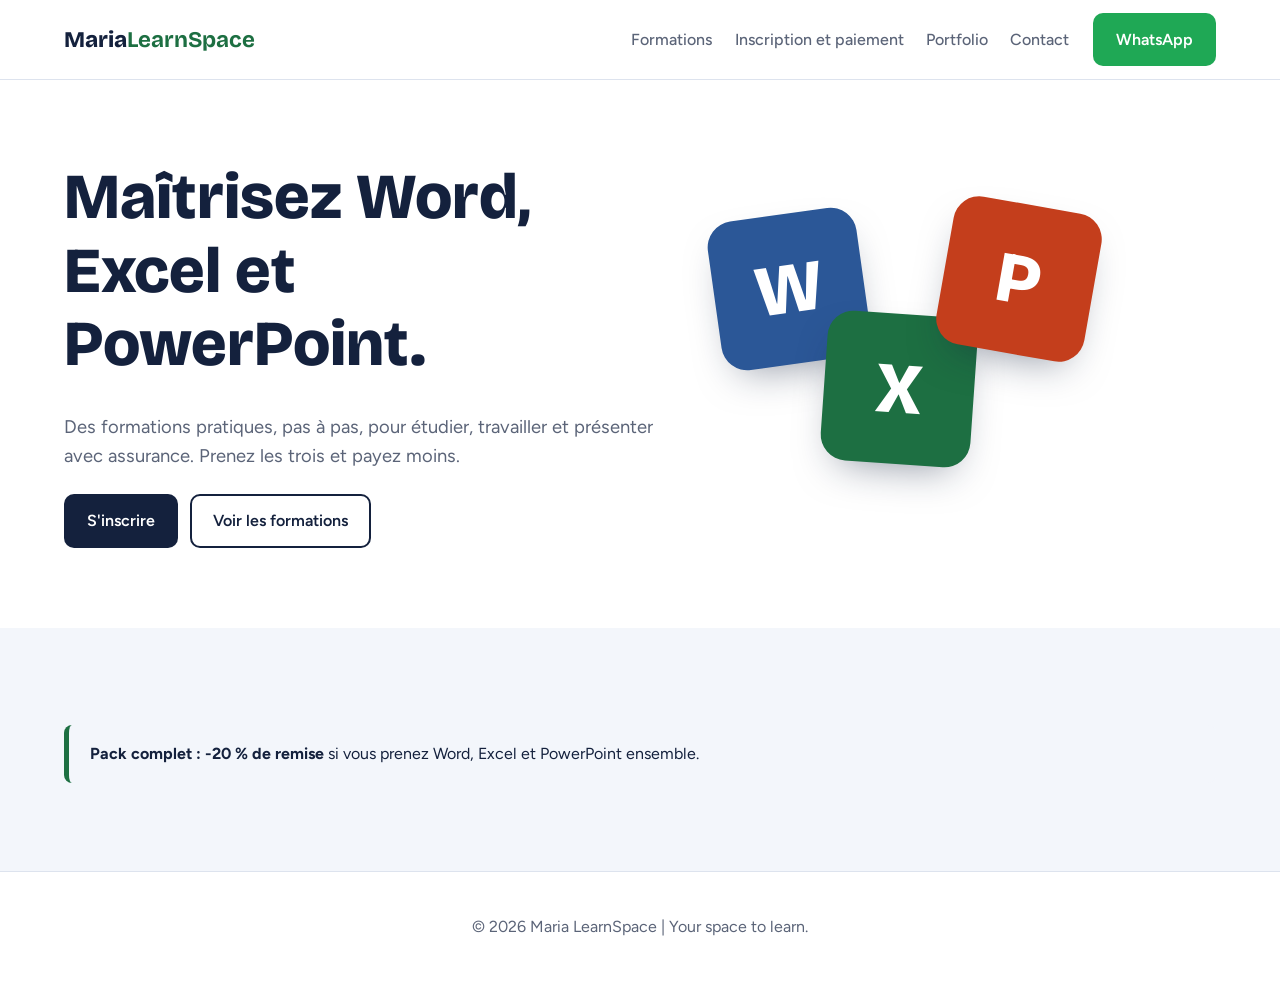
<file: index.html>
<!DOCTYPE html>
<html lang="fr">
<head>
<meta charset="UTF-8">
<meta name="viewport" content="width=device-width, initial-scale=1">
<title>Accueil | Maria LearnSpace</title>
<link rel="icon" type="image/png" href="C:\Users\YOGA 9I CARBON
\Desktop\Althue academy formation WEB\front\WebSite1\icons\formation.png">
<meta name="description" content="Formations Word, Excel et PowerPoint. Remise si vous prenez les trois.">
<link rel="preconnect" href="https://fonts.googleapis.com">
<link rel="preconnect" href="https://fonts.gstatic.com" crossorigin>
<link href="https://fonts.googleapis.com/css2?family=Bricolage+Grotesque:wght@600;800&family=Figtree:wght@400;500;600&display=swap" rel="stylesheet">
<link rel="stylesheet" href="style.css">
</head>
<body>
<header class="bar">
  <a class="logo" href="index.html">Maria<b>LearnSpace</b></a>
  <nav id="menu" aria-label="Navigation principale">
    <a href="formations.html">Formations</a>
    <a href="paiement.html">Inscription et paiement</a>
    <a href="portfolio.html">Portfolio</a>
    <a href="contact.html">Contact</a>
  </nav>
  <a class="btn btn-wa" data-wa href="#" target="_blank" rel="noopener">WhatsApp</a>
  <button class="burger" id="burger" aria-label="Ouvrir le menu" aria-expanded="false" aria-controls="menu"><span></span><span></span><span></span></button>
</header>
<main>
<section class="hero">
  <div>
    <h1>Maîtrisez Word, Excel et PowerPoint.</h1>
    <p class="lead">Des formations pratiques, pas à pas, pour étudier, travailler et présenter avec assurance. Prenez les trois et payez moins.</p>
    <div class="actions">
      <a class="btn btn-main" href="paiement.html">S'inscrire</a>
      <a class="btn btn-ghost" href="formations.html">Voir les formations</a>
    </div>
  </div>
  <div class="tiles" aria-hidden="true">
    <span class="t w">W</span><span class="t x">X</span><span class="t p">P</span>
  </div>
</section>
<section class="sec alt">
  <p class="pack"><strong>Pack complet : -<span data-discount></span> de remise</strong> si vous prenez Word, Excel et PowerPoint ensemble.</p>
</section>
</main>
<footer><p>© <span id="year"></span> Maria LearnSpace | Your space to learn.</p></footer>
<script src="script.js"></script>
</body>
</html>
</file>
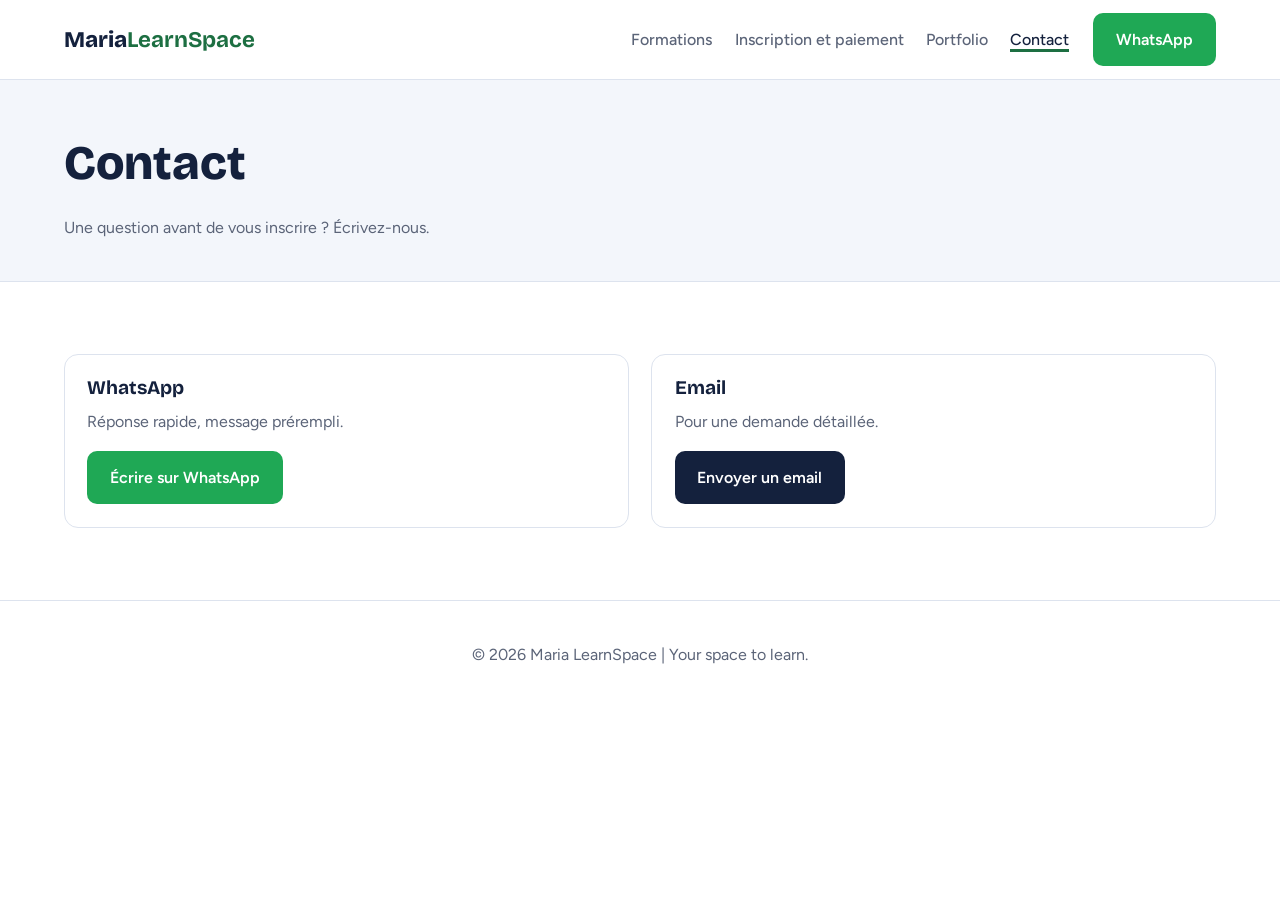
<file: contact.html>
<!DOCTYPE html>
<html lang="fr">
<head>
<meta charset="UTF-8">
<meta name="viewport" content="width=device-width, initial-scale=1">
<title>Contact | Maria LearnSpace</title>
<link rel="icon" type="image/png" href="C:\Users\YOGA 9I CARBON
\Desktop\Althue academy formation WEB\front\WebSite1\icons\contact.png">
<meta name="description" content="Formations Word, Excel et PowerPoint. Remise si vous prenez les trois.">
<link rel="preconnect" href="https://fonts.googleapis.com">
<link rel="preconnect" href="https://fonts.gstatic.com" crossorigin>
<link href="https://fonts.googleapis.com/css2?family=Bricolage+Grotesque:wght@600;800&family=Figtree:wght@400;500;600&display=swap" rel="stylesheet">
<link rel="stylesheet" href="style.css">
</head>
<body>
<header class="bar">
  <a class="logo" href="index.html">Maria<b>LearnSpace</b></a>
  <nav id="menu" aria-label="Navigation principale">
    <a href="formations.html">Formations</a>
    <a href="paiement.html">Inscription et paiement</a>
    <a href="portfolio.html">Portfolio</a>
    <a href="contact.html" aria-current="page">Contact</a>
  </nav>
  <a class="btn btn-wa" data-wa href="#" target="_blank" rel="noopener">WhatsApp</a>
  <button class="burger" id="burger" aria-label="Ouvrir le menu" aria-expanded="false" aria-controls="menu"><span></span><span></span><span></span></button>
</header>
<main>
<section class="page-head"><h1>Contact</h1><p>Une question avant de vous inscrire ? Écrivez-nous.</p></section>
<section class="sec">
  <div class="grid3">
    <article class="work"><h4>WhatsApp</h4><p>Réponse rapide, message prérempli.</p><div class="actions"><a class="btn btn-wa" data-wa href="#" target="_blank" rel="noopener">Écrire sur WhatsApp</a></div></article>
    <article class="work"><h4>Email</h4><p>Pour une demande détaillée.</p><div class="actions"><a class="btn btn-main" data-mail href="#">Envoyer un email</a></div></article>
  </div>
</section>
</main>
<footer><p>© <span id="year"></span> Maria LearnSpace | Your space to learn.</p></footer>
<script src="script.js"></script>
</body>
</html>
</file>
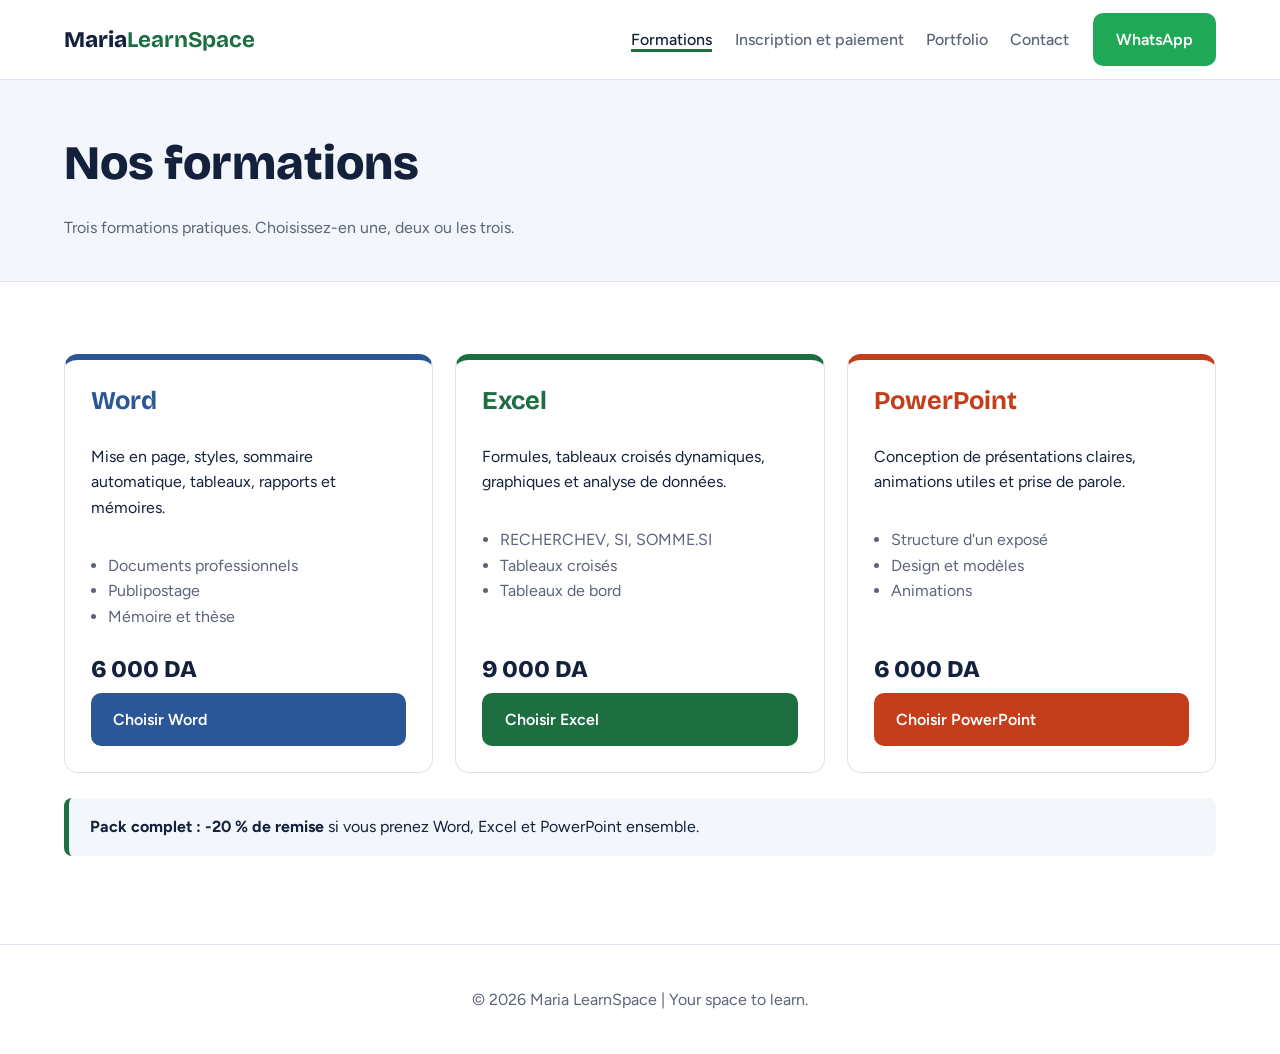
<file: formations.html>
<!DOCTYPE html>
<html lang="fr">
<head>
<meta charset="UTF-8">
<meta name="viewport" content="width=device-width, initial-scale=1">
<title>Formations | Maria LearnSpace</title>
<link rel="icon" type="image/png" href="C:\Users\YOGA 9I CARBON
\Desktop\Althue academy formation WEB\front\WebSite1\icons\formation.png">
<meta name="description" content="Formations Word, Excel et PowerPoint. Remise si vous prenez les trois.">
<link rel="preconnect" href="https://fonts.googleapis.com">
<link rel="preconnect" href="https://fonts.gstatic.com" crossorigin>
<link href="https://fonts.googleapis.com/css2?family=Bricolage+Grotesque:wght@600;800&family=Figtree:wght@400;500;600&display=swap" rel="stylesheet">
<link rel="stylesheet" href="style.css">
</head>
<body>
<header class="bar">
  <a class="logo" href="index.html">Maria<b>LearnSpace</b></a>
  <nav id="menu" aria-label="Navigation principale">
    <a href="formations.html" aria-current="page">Formations</a>
    <a href="paiement.html">Inscription et paiement</a>
    <a href="portfolio.html">Portfolio</a>
    <a href="contact.html">Contact</a>
  </nav>
  <a class="btn btn-wa" data-wa href="#" target="_blank" rel="noopener">WhatsApp</a>
  <button class="burger" id="burger" aria-label="Ouvrir le menu" aria-expanded="false" aria-controls="menu"><span></span><span></span><span></span></button>
</header>
<main>
<section class="page-head"><h1>Nos formations</h1><p>Trois formations pratiques. Choisissez-en une, deux ou les trois.</p></section>
<section class="sec">
  <div class="grid3">
    <article class="card w">
      <h3>Word</h3>
      <p>Mise en page, styles, sommaire automatique, tableaux, rapports et mémoires.</p>
      <ul><li>Documents professionnels</li><li>Publipostage</li><li>Mémoire et thèse</li></ul>
      <p class="price"><span data-price="word"></span></p>
      <a class="btn btn-card" href="paiement.html?course=word">Choisir Word</a>
    </article>
    <article class="card x">
      <h3>Excel</h3>
      <p>Formules, tableaux croisés dynamiques, graphiques et analyse de données.</p>
      <ul><li>RECHERCHEV, SI, SOMME.SI</li><li>Tableaux croisés</li><li>Tableaux de bord</li></ul>
      <p class="price"><span data-price="excel"></span></p>
      <a class="btn btn-card" href="paiement.html?course=excel">Choisir Excel</a>
    </article>
    <article class="card p">
      <h3>PowerPoint</h3>
      <p>Conception de présentations claires, animations utiles et prise de parole.</p>
      <ul><li>Structure d'un exposé</li><li>Design et modèles</li><li>Animations</li></ul>
      <p class="price"><span data-price="powerpoint"></span></p>
      <a class="btn btn-card" href="paiement.html?course=powerpoint">Choisir PowerPoint</a>
    </article>
  </div>
  <p class="pack"><strong>Pack complet : -<span data-discount></span> de remise</strong> si vous prenez Word, Excel et PowerPoint ensemble.</p>
</section>
</main>
<footer><p>© <span id="year"></span> Maria LearnSpace | Your space to learn.</p></footer>
<script src="script.js"></script>
</body>
</html>
</file>
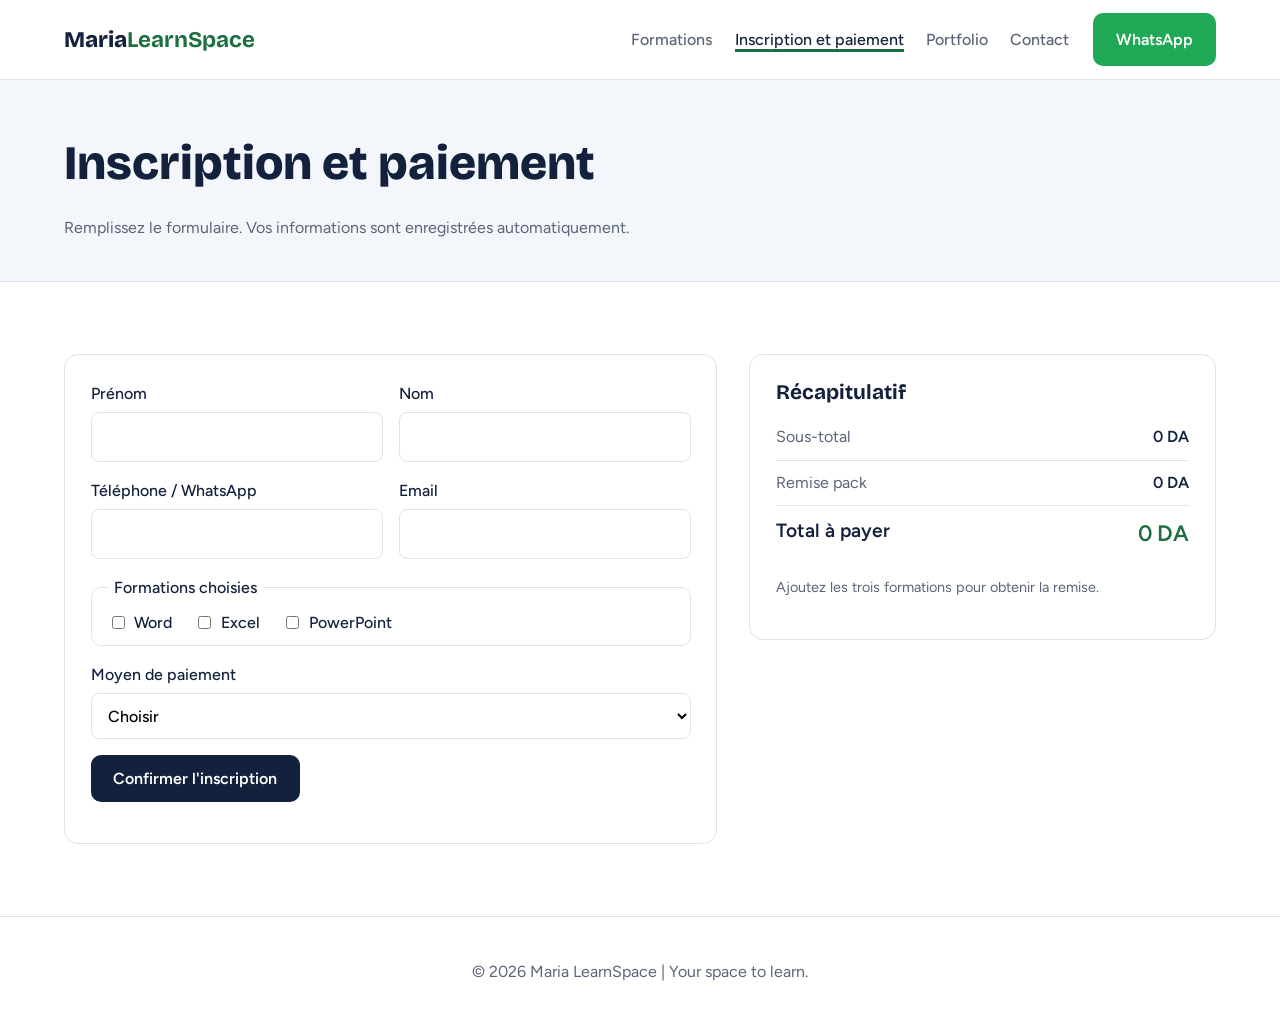
<file: paiement.html>
<!DOCTYPE html>
<html lang="fr">
<head>
<meta charset="UTF-8">
<meta name="viewport" content="width=device-width, initial-scale=1">
<title>Inscription et paiement | Maria LearnSpace</title>
<link rel="icon" type="image/png" href="C:\Users\YOGA 9I CARBON
\Desktop\Althue academy formation WEB\front\WebSite1\icons\price.png">
<meta name="description" content="Formations Word, Excel et PowerPoint. Remise si vous prenez les trois.">
<link rel="preconnect" href="https://fonts.googleapis.com">
<link rel="preconnect" href="https://fonts.gstatic.com" crossorigin>
<link href="https://fonts.googleapis.com/css2?family=Bricolage+Grotesque:wght@600;800&family=Figtree:wght@400;500;600&display=swap" rel="stylesheet">
<link rel="stylesheet" href="style.css">
</head>
<body>
<header class="bar">
  <a class="logo" href="index.html">Maria<b>LearnSpace</b></a>
  <nav id="menu" aria-label="Navigation principale">
    <a href="formations.html">Formations</a>
    <a href="paiement.html" aria-current="page">Inscription et paiement</a>
    <a href="portfolio.html">Portfolio</a>
    <a href="contact.html">Contact</a>
  </nav>
  <a class="btn btn-wa" data-wa href="#" target="_blank" rel="noopener">WhatsApp</a>
  <button class="burger" id="burger" aria-label="Ouvrir le menu" aria-expanded="false" aria-controls="menu"><span></span><span></span><span></span></button>
</header>
<main>
<section class="page-head"><h1>Inscription et paiement</h1><p>Remplissez le formulaire. Vos informations sont enregistrées automatiquement.</p></section>
<section class="sec">
  <div class="split">
    <form id="form" novalidate>
      <div class="row">
        <label>Prénom<input name="prenom" required autocomplete="given-name"></label>
        <label>Nom<input name="nom" required autocomplete="family-name"></label>
      </div>
      <div class="row">
        <label>Téléphone / WhatsApp<input name="telephone" type="tel" required autocomplete="tel"></label>
        <label>Email<input name="email" type="email" required autocomplete="email"></label>
      </div>
      <fieldset>
        <legend>Formations choisies</legend>
        <label class="check"><input type="checkbox" name="course" value="word"> Word</label>
        <label class="check"><input type="checkbox" name="course" value="excel"> Excel</label>
        <label class="check"><input type="checkbox" name="course" value="powerpoint"> PowerPoint</label>
      </fieldset>
      <label>Moyen de paiement
        <select name="paiement" required>
          <option value="">Choisir</option>
          <option>BaridiMob</option>
          <option>CCP</option>
        </select>
      </label>
      <button class="btn btn-main" type="submit">Confirmer l'inscription</button>
      <p id="msg" role="status"></p>
    </form>
    <aside class="summary" aria-live="polite">
      <h3>Récapitulatif</h3>
      <dl>
        <div><dt>Sous-total</dt><dd id="sub">0 DA</dd></div>
        <div><dt>Remise pack</dt><dd id="rem">0 DA</dd></div>
        <div class="total"><dt>Total à payer</dt><dd id="tot">0 DA</dd></div>
      </dl>
      <p class="hint" id="hint">Ajoutez les trois formations pour obtenir la remise.</p>
    </aside>
  </div>
</section>
</main>
<footer><p>© <span id="year"></span> Maria LearnSpace | Your space to learn.</p></footer>
<script src="script.js"></script>
</body>
</html>
</file>
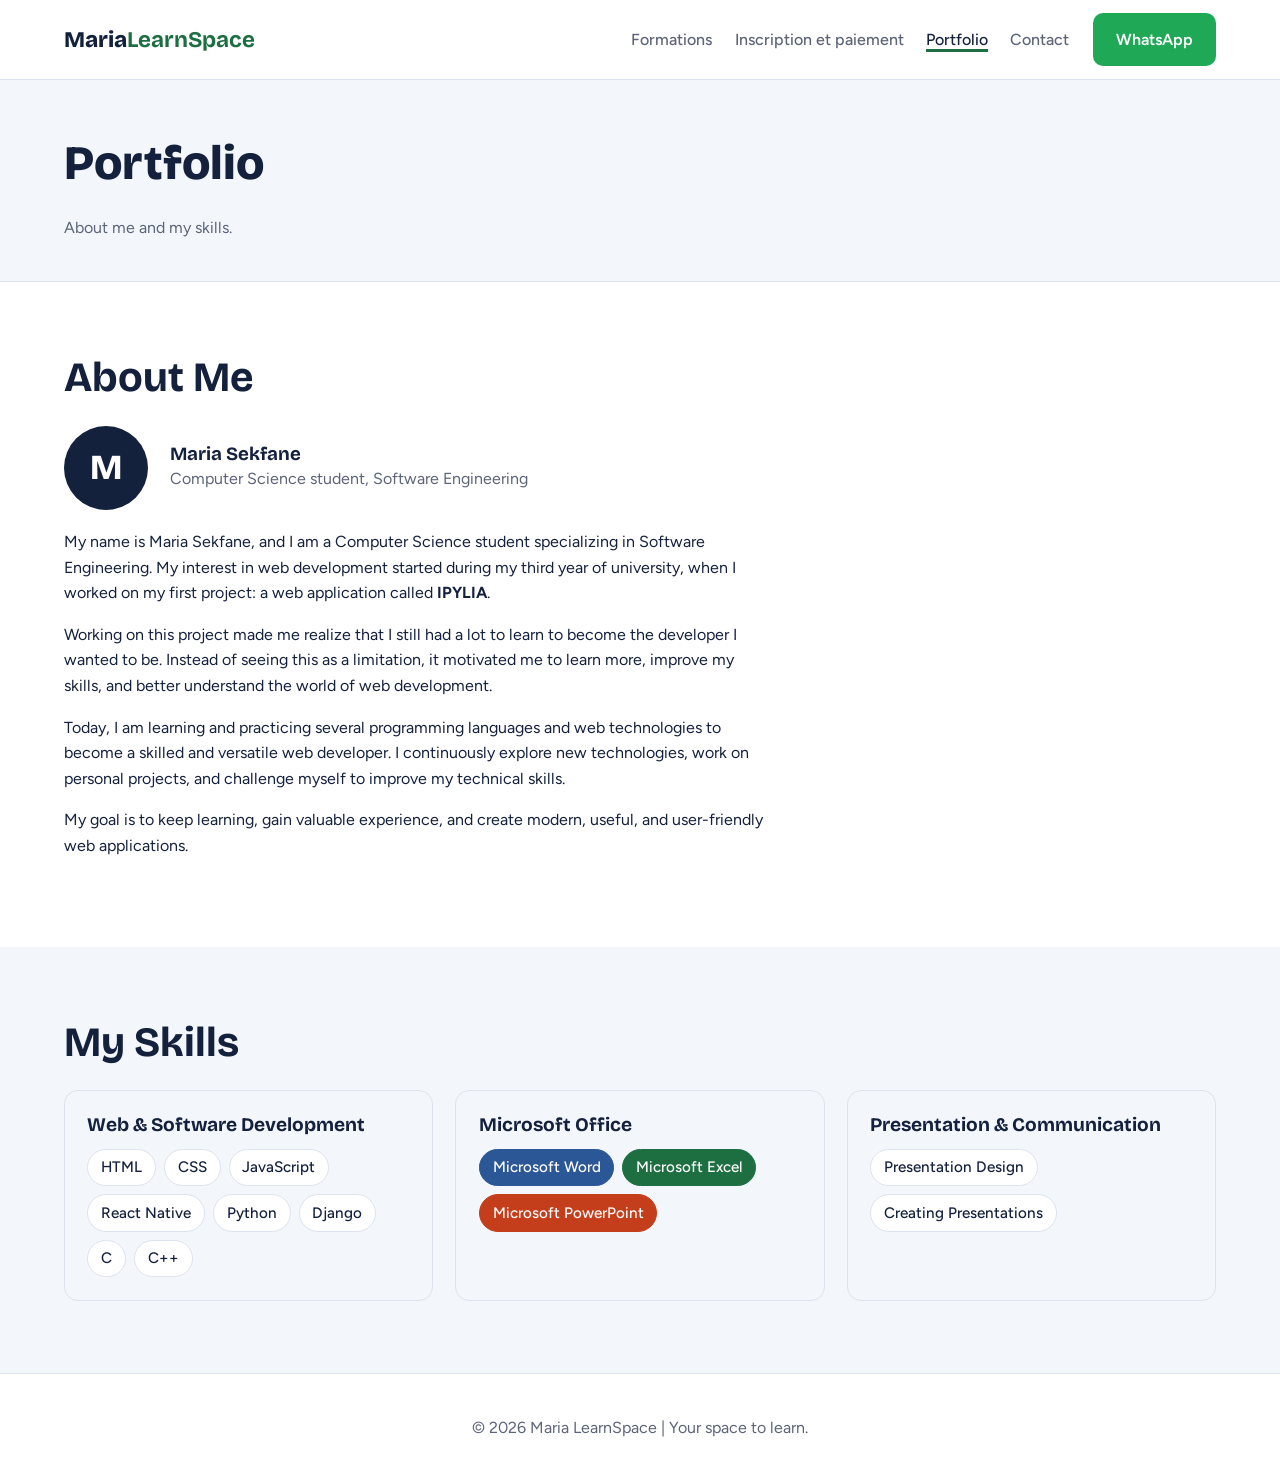
<file: portfolio.html>
<!DOCTYPE html>
<html lang="fr">
<head>
<meta charset="UTF-8">
<meta name="viewport" content="width=device-width, initial-scale=1">
<title>Portfolio | Maria LearnSpace</title>
<link rel="icon" type="image/png" href="C:\Users\YOGA 9I CARBON
\Desktop\Althue academy formation WEB\front\WebSite1\icons\portfolio.png">
<meta name="description" content="Formations Word, Excel et PowerPoint. Remise si vous prenez les trois.">
<link rel="preconnect" href="https://fonts.googleapis.com">
<link rel="preconnect" href="https://fonts.gstatic.com" crossorigin>
<link href="https://fonts.googleapis.com/css2?family=Bricolage+Grotesque:wght@600;800&family=Figtree:wght@400;500;600&display=swap" rel="stylesheet">

<link rel="stylesheet" href="style.css">
</head>
<body>
<header class="bar">
  <a class="logo" href="index.html">Maria<b>LearnSpace</b></a>
  <nav id="menu" aria-label="Navigation principale">
    <a href="formations.html">Formations</a>
    <a href="paiement.html">Inscription et paiement</a>
    <a href="portfolio.html" aria-current="page">Portfolio</a>
    <a href="contact.html">Contact</a>
  </nav>
  <a class="btn btn-wa" data-wa href="#" target="_blank" rel="noopener">WhatsApp</a>
  <button class="burger" id="burger" aria-label="Ouvrir le menu" aria-expanded="false" aria-controls="menu"><span></span><span></span><span></span></button>
</header>
<main>
<section class="page-head"><h1>Portfolio</h1><p>About me and my skills.</p></section>
<section class="sec">
  <h2>About Me</h2>
  <div class="about">
    <div class="avatar" aria-hidden="true">M</div>
    <div>
      <h3>Maria Sekfane</h3>
      <p class="role">Computer Science student, Software Engineering</p>
    </div>
  </div>
  <div class="prose">
    <p>My name is Maria Sekfane, and I am a Computer Science student specializing in Software Engineering. My interest in web development started during my third year of university, when I worked on my first project: a web application called <strong>IPYLIA</strong>.</p>
    <p>Working on this project made me realize that I still had a lot to learn to become the developer I wanted to be. Instead of seeing this as a limitation, it motivated me to learn more, improve my skills, and better understand the world of web development.</p>
    <p>Today, I am learning and practicing several programming languages and web technologies to become a skilled and versatile web developer. I continuously explore new technologies, work on personal projects, and challenge myself to improve my technical skills.</p>
    <p>My goal is to keep learning, gain valuable experience, and create modern, useful, and user-friendly web applications.</p>
  </div>
</section>
<section class="sec alt">
  <h2>My Skills</h2>
  <div class="grid3">
    <article class="work"><h4>Web &amp; Software Development</h4>
      <ul class="chips"><li>HTML</li><li>CSS</li><li>JavaScript</li><li>React Native</li><li>Python</li><li>Django</li><li>C</li><li>C++</li></ul></article>
    <article class="work"><h4>Microsoft Office</h4>
      <ul class="chips"><li class="cw">Microsoft Word</li><li class="cx">Microsoft Excel</li><li class="cp">Microsoft PowerPoint</li></ul></article>
    <article class="work"><h4>Presentation &amp; Communication</h4>
      <ul class="chips"><li>Presentation Design</li><li>Creating Presentations</li></ul></article>
  </div>
</section>
</main>
<footer><p>© <span id="year"></span> Maria LearnSpace | Your space to learn.</p></footer>
<script src="script.js"></script>
</body>
</html>
</file>
<file: style.css>
/* ========================================================= */
/* VARIABLES GÉNÉRALES                                      */
/* ========================================================= */

/* :root représente la racine de la page HTML */
:root {

    /* Couleur principale foncée */
    --ink: #14213d;

    /* Couleur du texte secondaire */
    --muted: #5b6478;

    /* Couleur principale du fond */
    --bg: #fff;

    /* Couleur de fond alternative */
    --alt: #f3f6fb;

    /* Couleur utilisée pour les bordures */
    --line: #dde3ee;

    /* Couleur bleue */
    --w: #2b5797;

    /* Couleur verte */
    --x: #1d6f42;

    /* Couleur rouge/orange */
    --p: #c43e1c;

    /* Rayon utilisé pour arrondir les éléments */
    --r: 14px;
}


/* ========================================================= */
/* RÉGLAGES GÉNÉRAUX                                        */
/* ========================================================= */

/* Sélectionne tous les éléments HTML */
* {

    /* La largeur inclut le contenu + padding + bordure */
    box-sizing: border-box;
}


/* Sélectionne toute la page HTML */
html {

    /* Rend le défilement de la page fluide */
    scroll-behavior: smooth;

    /* Laisse 76px d'espace lorsqu'on arrive sur une section */
    scroll-padding-top: 76px;
}


/* Sélectionne le corps de la page */
body {

    /* Supprime la marge par défaut du navigateur */
    margin: 0;

    /* Définit la taille du texte à 16px et la hauteur des lignes à 1.6 */
    /* Figtree est la première police utilisée */
    /* system-ui est utilisée si Figtree n'est pas disponible */
    /* sans-serif est la dernière solution */
    font: 16px/1.6 Figtree, system-ui, sans-serif;

    /* Définit la couleur du texte */
    color: var(--ink);

    /* Définit la couleur du fond */
    background: var(--bg);
}


/* Sélectionne les titres h1, h2, h3 et h4 */
h1,
h2,
h3,
h4 {

    /* Définit la police des titres */
    font-family: 'Bricolage Grotesque', sans-serif;

    /* Définit la hauteur des lignes */
    line-height: 1.15;

    /* Supprime la marge par défaut et ajoute une marge en bas */
    margin: 0 0 .5em;
}


/* Sélectionne tous les liens <a> */
a {

    /* Le lien garde la couleur de son élément parent */
    color: inherit;
}


/* Sélectionne un élément lorsqu'il reçoit le focus */
:focus-visible {

    /* Ajoute un contour bleu autour de l'élément */
    outline: 3px solid var(--w);

    /* Éloigne le contour de 2px */
    outline-offset: 2px;
}


/* ========================================================= */
/* BARRE DE NAVIGATION                                      */
/* ========================================================= */


/* Sélectionne la barre qui possède la classe .bar */
.bar {

    /* La barre reste visible pendant le défilement */
    position: sticky;

    /* Place la barre tout en haut */
    top: 0;

    /* Place la barre au-dessus des autres éléments */
    z-index: 10;

    /* Active Flexbox */
    display: flex;

    /* Centre les éléments verticalement */
    align-items: center;

    /* Ajoute un espace de 1.5rem entre les éléments */
    gap: 1.5rem;

    /* Ajoute de l'espace à l'intérieur */
    padding: .8rem 5vw;

    /* Fond blanc avec 95% d'opacité */
    background: rgba(255, 255, 255, .95);

    /* Ajoute un effet de flou derrière la barre */
    backdrop-filter: blur(8px);

    /* Ajoute une bordure en bas */
    border-bottom: 1px solid var(--line);
}


/* Sélectionne le logo */
.logo {

    /* Police épaisse, taille 1.4rem */
    font: 800 1.4rem 'Bricolage Grotesque';

    /* Supprime le soulignement du lien */
    text-decoration: none;
}


/* Sélectionne un élément <b> à l'intérieur du logo */
.logo b {

    /* Donne au texte la couleur verte */
    color: var(--x);
}


/* Sélectionne la navigation située dans .bar */
.bar nav {

    /* Pousse la navigation vers la droite */
    margin-left: auto;

    /* Active Flexbox */
    display: flex;

    /* Ajoute un espace entre les liens */
    gap: 1.4rem;
}


/* Sélectionne les liens du menu */
.bar nav a {

    /* Supprime le soulignement */
    text-decoration: none;

    /* Rend légèrement le texte plus épais */
    font-weight: 500;

    /* Donne une couleur grise au texte */
    color: var(--muted);
}


/* Sélectionne le lien lorsqu'on passe la souris dessus */
/* aria-current indique généralement la page actuelle */
.bar nav a:hover,
.bar nav a[aria-current] {

    /* Change la couleur en couleur principale */
    color: var(--ink);
}


/* Sélectionne le lien correspondant à la page actuelle */
.bar nav a[aria-current] {

    /* Ajoute une petite ligne verte sous le lien */
    box-shadow: inset 0 -3px var(--x);
}


/* ========================================================= */
/* BOUTONS                                                   */
/* ========================================================= */


/* Style général des boutons */
.btn {

    /* Permet au bouton de se comporter comme un élément inline avec largeur/hauteur */
    display: inline-block;

    /* Espace intérieur : vertical puis horizontal */
    padding: .75rem 1.3rem;

    /* Arrondit les coins */
    border-radius: 10px;

    /* Rend le texte plus épais */
    font-weight: 600;

    /* Supprime le soulignement */
    text-decoration: none;

    /* Crée une bordure transparente de 2px */
    border: 2px solid transparent;

    /* Transforme le curseur en petite main */
    cursor: pointer;

    /* Taille du texte */
    font-size: 1rem;

    /* Utilise la même police que l'élément parent */
    font-family: inherit;
}


/* Bouton principal */
.btn-main {

    /* Fond foncé */
    background: var(--ink);

    /* Texte blanc */
    color: #fff;
}


/* Quand la souris passe sur le bouton principal */
.btn-main:hover {

    /* Le fond devient encore plus foncé */
    background: #0b1329;
}


/* Bouton WhatsApp */
.btn-wa {

    /* Fond vert */
    background: #1fa855;

    /* Texte blanc */
    color: #fff;
}


/* WhatsApp au survol */
.btn-wa:hover {

    /* Change légèrement le vert */
    background: #178a45;
}


/* Bouton secondaire */
.btn-ghost {

    /* Bordure de couleur foncée */
    border-color: var(--ink);
}


/* Bouton secondaire au survol */
.btn-ghost:hover {

    /* Fond gris clair */
    background: var(--alt);
}


/* Conteneur des boutons */
.actions {

    /* Active Flexbox */
    display: flex;

    /* Permet aux boutons de passer à la ligne */
    flex-wrap: wrap;

    /* Espace entre les boutons */
    gap: .8rem;

    /* Espace au-dessus */
    margin-top: 1.4rem;
}


/* ========================================================= */
/* SECTION HERO                                              */
/* ========================================================= */


/* Grande section d'accueil */
.hero {

    /* Active CSS Grid */
    display: grid;

    /* Crée deux colonnes */
    /* 1.2fr = première colonne */
    /* 1fr = deuxième colonne */
    grid-template-columns: 1.2fr 1fr;

    /* Espace entre les colonnes */
    gap: 3rem;

    /* Centre les éléments verticalement */
    align-items: center;

    /* Ajoute de l'espace autour du contenu */
    padding: 5rem 5vw;
}


/* Titre h1 situé dans .hero */
.hero h1 {

    /* Taille responsive du titre */
    /* minimum = 2.4rem */
    /* taille idéale = 5vw */
    /* maximum = 4rem */
    font-size: clamp(2.4rem, 5vw, 4rem);

    /* Rend le titre très épais */
    font-weight: 800;
}


/* Texte descriptif du hero */
.lead {

    /* Taille du texte */
    font-size: 1.15rem;

    /* Couleur grise */
    color: var(--muted);

    /* Limite la largeur du texte */
    max-width: 52ch;
}


/* Zone contenant les blocs graphiques */
.tiles {

    /* Permet de positionner les enfants en absolute */
    position: relative;

    /* Hauteur de la zone */
    height: 300px;
}


/* Style général des blocs .t */
.t {

    /* Permet de positionner précisément les blocs */
    position: absolute;

    /* Largeur */
    width: 150px;

    /* Hauteur */
    height: 150px;

    /* Coins arrondis */
    border-radius: 26px;

    /* Active CSS Grid */
    display: grid;

    /* Centre le contenu horizontalement et verticalement */
    place-items: center;

    /* Texte blanc */
    color: #fff;

    /* Police très grande et épaisse */
    font: 800 4.5rem 'Bricolage Grotesque';

    /* Ajoute une ombre */
    box-shadow: 0 18px 40px -18px rgba(20, 33, 61, .5);
}


/* Premier bloc .t : bleu */
.t.w {

    /* Couleur bleue */
    background: var(--w);

    /* Position à gauche */
    left: 0;

    /* Position vers le haut */
    top: 10px;

    /* Tourne le bloc de -8 degrés */
    transform: rotate(-8deg);
}


/* Deuxième bloc .t : vert */
.t.x {

    /* Couleur verte */
    background: var(--x);

    /* Décale le bloc vers la droite */
    left: 110px;

    /* Décale le bloc vers le bas */
    top: 110px;

    /* Tourne le bloc de 4 degrés */
    transform: rotate(4deg);
}


/* Troisième bloc .t : rouge */
.t.p {

    /* Couleur rouge/orange */
    background: var(--p);

    /* Position horizontale */
    left: 230px;

    /* Position verticale */
    top: 0;

    /* Tourne le bloc de 10 degrés */
    transform: rotate(10deg);
}


/* ========================================================= */
/* SECTIONS                                                   */
/* ========================================================= */


/* Style général des sections */
.sec {

    /* Espace intérieur vertical et horizontal */
    padding: 4.5rem 5vw;
}


/* Section possédant également la classe .alt */
.sec.alt {

    /* Donne un fond gris clair */
    background: var(--alt);
}


/* Titre h2 dans une section */
.sec h2 {

    /* Taille responsive du titre */
    font-size: clamp(1.8rem, 3.5vw, 2.6rem);

    /* Espace sous le titre */
    margin-bottom: 1.5rem;
}


/* Grille de trois cartes */
.grid3 {

    /* Active CSS Grid */
    display: grid;

    /* Crée automatiquement les colonnes */
    /* Chaque colonne fait minimum 250px */
    grid-template-columns: repeat(auto-fit, minmax(250px, 1fr));

    /* Espace entre les cartes */
    gap: 1.4rem;
}


/* ========================================================= */
/* CARTES                                                    */
/* ========================================================= */


/* Style général des cartes */
.card {

    /* Fond blanc */
    background: #fff;

    /* Bordure autour de la carte */
    border: 1px solid var(--line);

    /* Bordure supérieure plus épaisse */
    border-top: 6px solid var(--c);

    /* Coins arrondis */
    border-radius: var(--r);

    /* Espace intérieur */
    padding: 1.6rem;

    /* Active Flexbox */
    display: flex;

    /* Organise les éléments verticalement */
    flex-direction: column;
}


/* Carte bleue */
.card.w {

    /* La variable --c prend la couleur bleue */
    --c: var(--w);
}


/* Carte verte */
.card.x {

    /* La variable --c prend la couleur verte */
    --c: var(--x);
}


/* Carte rouge */
.card.p {

    /* La variable --c prend la couleur rouge */
    --c: var(--p);
}


/* Titre dans une carte */
.card h3 {

    /* Utilise la couleur de la carte */
    color: var(--c);

    /* Taille du titre */
    font-size: 1.6rem;
}


/* Liste dans une carte */
.card ul {

    /* Espace à gauche */
    padding-left: 1.1rem;

    /* Couleur grise */
    color: var(--muted);

    /* Prend l'espace disponible */
    flex: 1;
}


/* Prix */
.price {

    /* Police épaisse et grande */
    font: 800 1.5rem 'Bricolage Grotesque';

    /* Marge verticale */
    margin: .6rem 0;
}


/* Bouton dans une carte */
.btn-card {

    /* Utilise la couleur de la carte */
    background: var(--c);

    /* Texte blanc */
    color: #fff;
}


/* Bouton de carte au survol */
.btn-card:hover {

    /* Réduit légèrement la luminosité */
    filter: brightness(.9);
}


/* ========================================================= */
/* PACK                                                       */
/* ========================================================= */


/* Bloc pack */
.pack {

    /* Marge supérieure */
    margin-top: 1.6rem;

    /* Espace intérieur */
    padding: 1rem 1.3rem;

    /* Fond gris clair */
    background: var(--alt);

    /* Bordure verte à gauche */
    border-left: 5px solid var(--x);

    /* Coins arrondis */
    border-radius: 8px;
}


/* ========================================================= */
/* FORMULAIRE                                                 */
/* ========================================================= */


/* Zone divisée en deux colonnes */
.split {

    /* Active Grid */
    display: grid;

    /* Première colonne plus grande */
    grid-template-columns: 1.4fr 1fr;

    /* Espace entre les colonnes */
    gap: 2rem;

    /* Aligne les éléments en haut */
    align-items: start;
}


/* Formulaire ET résumé */
form,
.summary {

    /* Fond blanc */
    background: #fff;

    /* Bordure */
    border: 1px solid var(--line);

    /* Coins arrondis */
    border-radius: var(--r);

    /* Espace intérieur */
    padding: 1.6rem;
}


/* Ligne du formulaire */
.row {

    /* Active Grid */
    display: grid;

    /* Deux colonnes de même largeur */
    grid-template-columns: 1fr 1fr;

    /* Espace entre les colonnes */
    gap: 1rem;
}


/* Labels du formulaire */
label {

    /* Le label prend toute la largeur */
    display: block;

    /* Texte légèrement épais */
    font-weight: 500;

    /* Espace en dessous */
    margin-bottom: 1rem;
}


/* Champs input sauf les checkbox + select */
input:not([type=checkbox]),
select {

    /* Affichage en bloc */
    display: block;

    /* Prend toute la largeur */
    width: 100%;

    /* Petit espace au-dessus */
    margin-top: .35rem;

    /* Espace intérieur */
    padding: .7rem .8rem;

    /* Bordure */
    border: 1px solid var(--line);

    /* Coins arrondis */
    border-radius: 8px;

    /* Utilise la police du parent */
    font: inherit;

    /* Fond blanc */
    background: #fff;
}


/* Champ invalide + classe touched */
input:invalid.touched,
select:invalid.touched {

    /* Bordure rouge */
    border-color: var(--p);
}


/* Groupe de champs */
fieldset {

    /* Bordure */
    border: 1px solid var(--line);

    /* Coins arrondis */
    border-radius: 10px;

    /* Marge inférieure */
    margin: 0 0 1rem;

    /* Espace intérieur */
    padding: .6rem 1rem;

    /* Active Flexbox */
    display: flex;

    /* Espace entre les éléments */
    gap: 1.4rem;

    /* Permet aux éléments de passer à la ligne */
    flex-wrap: wrap;
}


/* Titre du fieldset */
legend {

    /* Texte légèrement épais */
    font-weight: 500;

    /* Espace horizontal */
    padding: 0 .4rem;
}


/* Élément possédant la classe check */
.check {

    /* Supprime la marge */
    margin: 0;

    /* Active Flexbox */
    display: flex;

    /* Petit espace entre les éléments */
    gap: .4rem;

    /* Centre verticalement */
    align-items: center;
}


/* Titre du résumé */
.summary h3 {

    /* Taille du titre */
    font-size: 1.3rem;
}


/* Élément dl */
dl {

    /* Supprime la marge */
    margin: 0;
}


/* Div à l'intérieur de dl */
dl div {

    /* Active Flexbox */
    display: flex;

    /* Place les éléments aux deux extrémités */
    justify-content: space-between;

    /* Espace vertical */
    padding: .6rem 0;

    /* Ajoute une ligne en dessous */
    border-bottom: 1px solid var(--line);
}


/* Élément dt */
dt {

    /* Couleur grise */
    color: var(--muted);
}


/* Élément dd */
dd {

    /* Supprime la marge */
    margin: 0;

    /* Texte épais */
    font-weight: 600;
}


/* Ligne du total */
.total {

    /* Agrandit le texte */
    font-size: 1.2rem;

    /* Supprime la bordure */
    border: 0 !important;
}


/* dt à l'intérieur du total */
.total dt {

    /* Couleur foncée */
    color: var(--ink);

    /* Texte épais */
    font-weight: 600;
}


/* dd à l'intérieur du total */
.total dd {

    /* Couleur verte */
    color: var(--x);

    /* Agrandit le prix */
    font-size: 1.4rem;
}


/* Petit texte d'information */
.hint {

    /* Réduit la taille du texte */
    font-size: .9rem;

    /* Couleur grise */
    color: var(--muted);
}


/* ========================================================= */
/* MESSAGES                                                   */
/* ========================================================= */


/* Élément qui possède id="msg" */
#msg {

    /* Ajoute une marge au-dessus */
    margin: 1rem 0 0;

    /* Texte légèrement épais */
    font-weight: 500;
}


/* Message avec class="ok" */
#msg.ok {

    /* Texte vert */
    color: var(--x);
}


/* Message avec class="err" */
#msg.err {

    /* Texte rouge */
    color: var(--p);
}


/* ========================================================= */
/* ABOUT / PRÉSENTATION                                       */
/* ========================================================= */


/* Zone de présentation */
.about {

    /* Active Flexbox */
    display: flex;

    /* Espace entre les éléments */
    gap: 1.4rem;

    /* Centre verticalement */
    align-items: center;

    /* Marge sous la présentation */
    margin-bottom: 2rem;
}


/* Avatar */
.avatar {

    /* Empêche l'avatar de rétrécir */
    flex: none;

    /* Largeur */
    width: 84px;

    /* Hauteur */
    height: 84px;

    /* Transforme l'élément en cercle */
    border-radius: 50%;

    /* Fond foncé */
    background: var(--ink);

    /* Texte blanc */
    color: #fff;

    /* Active Grid */
    display: grid;

    /* Centre le contenu */
    place-items: center;

    /* Police grande et épaisse */
    font: 800 2.2rem 'Bricolage Grotesque';
}


/* ========================================================= */
/* TRAVAIL / PROJET                                           */
/* ========================================================= */


/* Bloc de travail ou projet */
.work {

    /* Bordure */
    border: 1px solid var(--line);

    /* Coins arrondis */
    border-radius: var(--r);

    /* Espace intérieur */
    padding: 1.4rem;
}


/* Titre h4 dans .work */
.work h4 {

    /* Taille du titre */
    font-size: 1.2rem;
}


/* Paragraphe dans .work */
.work p {

    /* Couleur secondaire */
    color: var(--muted);

    /* Supprime la marge */
    margin: 0;
}


/* ========================================================= */
/* FOOTER                                                     */
/* ========================================================= */


/* Pied de page */
footer {

    /* Espace intérieur */
    padding: 1.6rem 5vw;

    /* Centre le texte */
    text-align: center;

    /* Texte gris */
    color: var(--muted);

    /* Bordure au-dessus */
    border-top: 1px solid var(--line);
}


/* ========================================================= */
/* RESPONSIVE : ÉCRANS <= 820px                              */
/* ========================================================= */


/* Ces règles s'activent lorsque l'écran fait 820px ou moins */
@media (max-width: 820px) {

    /* Hero et split passent à une seule colonne */
    .hero,
    .split {

        /* Une seule colonne */
        grid-template-columns: 1fr;
    }


    /* Réduit l'espace supérieur du hero */
    .hero {

        /* Nouveau padding supérieur */
        padding-top: 3rem;
    }


    /* Réduit la hauteur de la zone graphique */
    .tiles {

        /* Hauteur de 250px */
        height: 250px;
    }


    /* Le formulaire passe à une seule colonne */
    .row {

        /* Une seule colonne */
        grid-template-columns: 1fr;
    }
}


/* ========================================================= */
/* ACCESSIBILITÉ                                              */
/* ========================================================= */


/* Si l'utilisateur préfère moins d'animations */
@media (prefers-reduced-motion: reduce) {

    /* Sélectionne html */
    html {

        /* Désactive le défilement fluide */
        scroll-behavior: auto;
    }
}


/* ========================================================= */
/* MENU BURGER                                                */
/* ========================================================= */


/* Bouton hamburger */
.burger {

    /* Caché par défaut sur ordinateur */
    display: none;

    /* Pas de fond */
    background: none;

    /* Pas de bordure */
    border: 0;

    /* Espace intérieur */
    padding: .5rem;

    /* Curseur en forme de main */
    cursor: pointer;
}


/* Les lignes du menu burger */
.burger span {

    /* Affiche chaque ligne comme un bloc */
    display: block;

    /* Largeur de la ligne */
    width: 24px;

    /* Épaisseur de la ligne */
    height: 3px;

    /* Espace entre les lignes */
    margin: 5px 0;

    /* Couleur de la ligne */
    background: var(--ink);

    /* Coins arrondis */
    border-radius: 2px;

    /* Prépare l'animation */
    transition: transform .2s, opacity .2s;
}


/* Première ligne quand le menu est ouvert */
.burger[aria-expanded=true] span:nth-child(1) {

    /* Déplace et tourne la ligne */
    transform: translateY(8px) rotate(45deg);
}


/* Deuxième ligne quand le menu est ouvert */
.burger[aria-expanded=true] span:nth-child(2) {

    /* Rend la ligne invisible */
    opacity: 0;
}


/* Troisième ligne quand le menu est ouvert */
.burger[aria-expanded=true] span:nth-child(3) {

    /* Déplace et tourne la ligne */
    transform: translateY(-8px) rotate(-45deg);
}


/* ========================================================= */
/* EN-TÊTE DES PAGES                                         */
/* ========================================================= */


/* En-tête d'une page */
.page-head {

    /* Espace intérieur */
    padding: 3.5rem 5vw 2.5rem;

    /* Fond gris clair */
    background: var(--alt);

    /* Bordure inférieure */
    border-bottom: 1px solid var(--line);
}


/* Titre de l'en-tête */
.page-head h1 {

    /* Taille responsive */
    font-size: clamp(2rem, 4.5vw, 3rem);

    /* Texte très épais */
    font-weight: 800;
}


/* Paragraphe de l'en-tête */
.page-head p {

    /* Supprime la marge */
    margin: 0;

    /* Couleur grise */
    color: var(--muted);

    /* Limite la largeur */
    max-width: 60ch;
}


/* Boutons situés dans un bloc .work */
.work .actions {

    /* Réduit la marge supérieure */
    margin-top: 1rem;
}


/* ========================================================= */
/* MENU RESPONSIVE                                           */
/* ========================================================= */


/* Règles pour les écrans de 820px maximum */
@media (max-width: 820px) {

    /* Barre de navigation */
    .bar {

        /* Réduit l'espace entre les éléments */
        gap: .8rem;

        /* Autorise les éléments à passer à la ligne */
        flex-wrap: wrap;
    }


    /* Bouton WhatsApp dans la barre */
    .bar .btn-wa {

        /* Pousse le bouton vers la droite */
        margin-left: auto;

        /* Réduit la taille intérieure */
        padding: .55rem 1rem;
    }


    /* Affiche le bouton burger */
    .burger {

        /* Rend le bouton visible */
        display: block;
    }


    /* Navigation mobile */
    .bar nav {

        /* Cache le menu au départ */
        display: none;

        /* Place le menu après les autres éléments */
        order: 5;

        /* Prend toute la largeur */
        width: 100%;

        /* Place les liens verticalement */
        flex-direction: column;

        /* Aucun espace entre les liens */
        gap: 0;

        /* Bordure en haut */
        border-top: 1px solid var(--line);
    }


    /* Menu lorsqu'il possède la classe open */
    .bar nav.open {

        /* Affiche le menu */
        display: flex;
    }


    /* Liens du menu mobile */
    .bar nav a {

        /* Espace vertical */
        padding: .9rem 0;

        /* Ligne sous chaque lien */
        border-bottom: 1px solid var(--line);
    }


    /* Lien de la page actuelle */
    .bar nav a[aria-current] {

        /* Supprime la ligne créée précédemment */
        box-shadow: none;

        /* Donne une couleur verte */
        color: var(--x);
    }
}


/* ========================================================= */
/* TRÈS PETITS ÉCRANS                                        */
/* ========================================================= */


/* Ces règles s'activent à 480px ou moins */
@media (max-width: 480px) {

    /* Réduit les blocs graphiques */
    .t {

        /* Nouvelle largeur */
        width: 110px;

        /* Nouvelle hauteur */
        height: 110px;

        /* Réduit la taille du texte */
        font-size: 3.2rem;
    }


    /* Position du bloc vert */
    .t.x {

        /* Position horizontale */
        left: 80px;

        /* Position verticale */
        top: 90px;
    }


    /* Position du bloc rouge */
    .t.p {

        /* Position horizontale */
        left: 165px;
    }


    /* Réduit la hauteur de la zone */
    .tiles {

        /* Nouvelle hauteur */
        height: 210px;
    }


    /* Boutons dans .actions sur petit écran */
    .actions .btn {

        /* Les boutons peuvent prendre l'espace disponible */
        flex: 1;

        /* Centre le texte */
        text-align: center;
    }
}


/* ========================================================= */
/* CRÉDIT                                                      */
/* ========================================================= */


/* Texte de crédit */
.credit {

    /* Petite marge supérieure */
    margin: .4rem 0 0;

    /* Petite taille de texte */
    font-size: .8rem;
}


/* Lien dans le crédit */
.credit a {

    /* Couleur grise */
    color: var(--muted);
}


/* ========================================================= */
/* ABOUT                                                       */
/* ========================================================= */


/* Modification de .about */
.about {

    /* Réduit la marge inférieure à 1.2rem */
    margin-bottom: 1.2rem;
}


/* Titre h3 dans .about */
.about h3 {

    /* Supprime la marge */
    margin: 0;
}


/* Rôle ou profession */
.role {

    /* Supprime la marge */
    margin: 0;

    /* Couleur grise */
    color: var(--muted);
}


/* ========================================================= */
/* TEXTE                                                       */
/* ========================================================= */


/* Conteneur de texte */
.prose {

    /* Limite la largeur à 70 caractères environ */
    max-width: 70ch;
}


/* Paragraphes dans .prose */
.prose p {

    /* Supprime la marge en haut et ajoute 1rem en bas */
    margin: 0 0 1rem;
}


/* ========================================================= */
/* CHIPS / COMPÉTENCES                                        */
/* ========================================================= */


/* Liste des compétences */
.chips {

    /* Supprime les puces */
    list-style: none;

    /* Marge au-dessus */
    margin: .8rem 0 0;

    /* Supprime le padding */
    padding: 0;

    /* Active Flexbox */
    display: flex;

    /* Autorise les chips à passer à la ligne */
    flex-wrap: wrap;

    /* Espace entre les chips */
    gap: .5rem;
}


/* Chaque compétence */
.chips li {

    /* Espace intérieur */
    padding: .35rem .8rem;

    /* Bordure */
    border: 1px solid var(--line);

    /* Forme très arrondie */
    border-radius: 999px;

    /* Fond blanc */
    background: #fff;

    /* Texte légèrement épais */
    font-weight: 500;

    /* Taille du texte */
    font-size: .95rem;
}


/* Chip bleue */
.chips .cw {

    /* Fond bleu */
    background: var(--w);

    /* Texte blanc */
    color: #fff;

    /* Bordure bleue */
    border-color: var(--w);
}


/* Chip verte */
.chips .cx {

    /* Fond vert */
    background: var(--x);

    /* Texte blanc */
    color: #fff;

    /* Bordure verte */
    border-color: var(--x);
}


/* Chip rouge */
.chips .cp {

    /* Fond rouge/orange */
    background: var(--p);

    /* Texte blanc */
    color: #fff;

    /* Bordure rouge/orange */
    border-color: var(--p);
}
</file>
